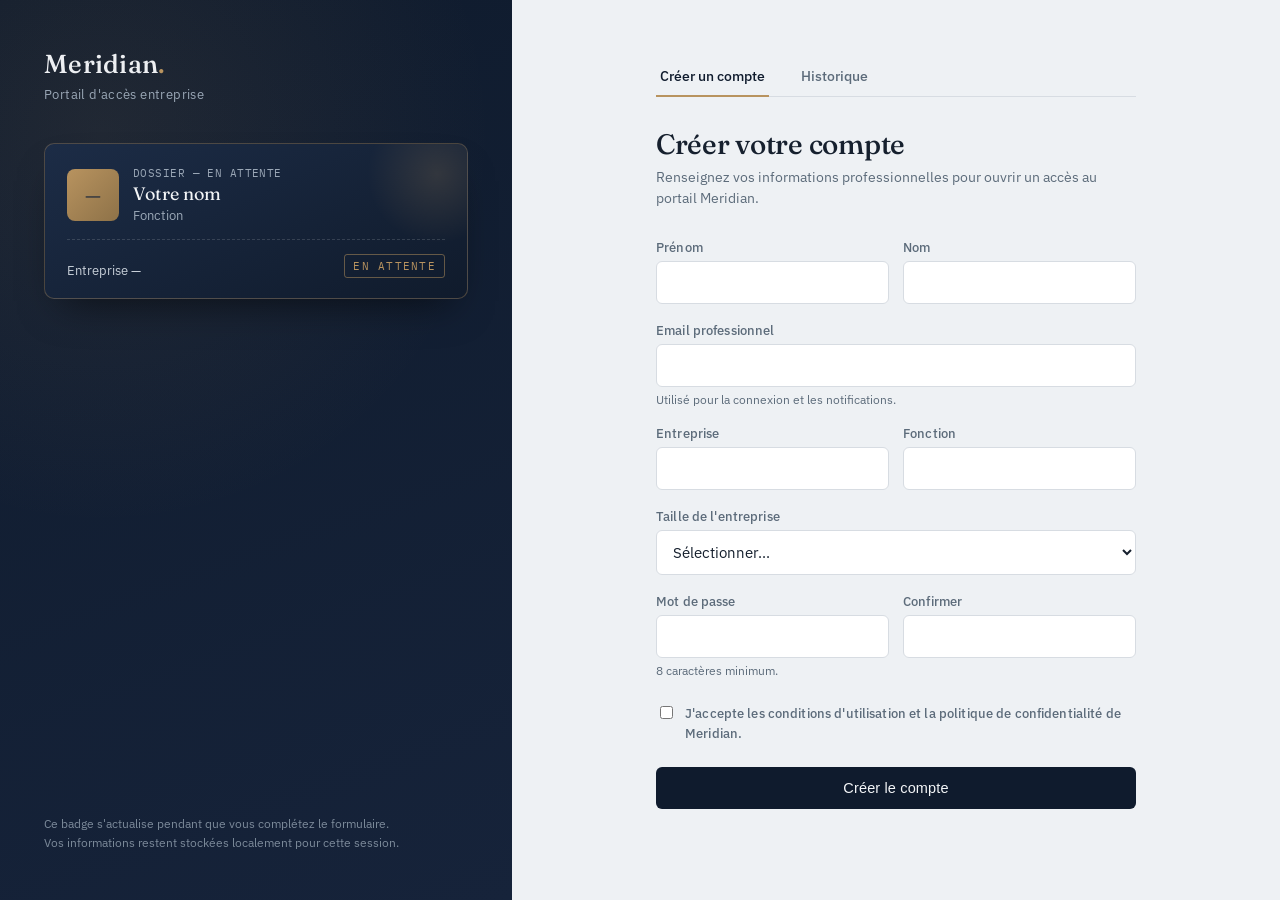
<file: index.html>
<!DOCTYPE html>
<html>
    <head>
      <meta charset="UTF-8">
      <meta name="viewport" content="width=device-width", initial-scale="1.0">
      <link href="./assets/css/styles.css" rel="stylesheet">
      <script src="./assets/script.js"></script>
      <link rel="preconnect" href="https://fonts.googleapis.com">
      <link href="https://fonts.googleapis.com/css2?family=Fraunces:opsz,wght@9..144,400;9..144,500;9..144,600&family=IBM+Plex+Sans:wght@400;500;600&family=IBM+Plex+Mono:wght@400;500&display=swap" rel="stylesheet">
    </head>
  <body>
    <main>

      
        <section>
            <div class="app">
            <div class="brand">
              <div class="brand-top">
                <div class="wordmark">Meridian<span>.</span></div>
                <div class="tag">Portail d'accès entreprise</div>

                <div class="badge">
                  <div class="badge-row">
                    <div class="avatar" id="avatarInit">—</div>
                    <div style="flex:1; min-width:0;">
                      <div class="badge-id" id="badgeId">DOSSIER — EN ATTENTE</div>
                      <div class="badge-name" id="badgeName">Votre nom</div>
                      <div class="badge-role" id="badgeRole">Fonction</div>
                    </div>
                  </div>
                  <div class="badge-meta">
                    <div class="badge-company" id="badgeCompany">Entreprise —</div>
                    <div class="stamp" id="badgeStamp">En attente</div>
                  </div>
                </div>
              </div>

              <div class="brand-bottom">
                Ce badge s'actualise pendant que vous complétez le formulaire.<br>
                Vos informations restent stockées localement pour cette session.
              </div>
            </div>

            <div class="content">
              <div class="card">
                <div class="tabs">
                  <div class="tab active" data-tab="form">Créer un compte</div>
                  <div class="tab" data-tab="history">Historique</div>
                </div>

                <!-- FORM VIEW -->
                <div id="view-form">
                  <h1>Créer votre compte</h1>
                  <p class="sub">Renseignez vos informations professionnelles pour ouvrir un accès au portail Meridian.</p>

                  <div class="confirm" id="confirmBox">
                    <div class="t">Compte créé avec succès</div>
                    <div class="d" id="confirmDetail"></div>
                  </div>

                  <form id="regForm" novalidate>
                    <div class="row">
                      <div class="field">
                        <label for="prenom">Prénom</label>
                        <input id="prenom" name="prenom" type="text" autocomplete="given-name" required>
                      </div>
                      <div class="field">
                        <label for="nom">Nom</label>
                        <input id="nom" name="nom" type="text" autocomplete="family-name" required>
                      </div>
                    </div>

                    <div class="field">
                      <label for="email">Email professionnel</label>
                      <input id="email" name="email" type="email" autocomplete="email" required>
                      <div class="hint" id="emailHint">Utilisé pour la connexion et les notifications.</div>
                    </div>

                    <div class="row">
                      <div class="field">
                        <label for="entreprise">Entreprise</label>
                        <input id="entreprise" name="entreprise" type="text" required>
                      </div>
                      <div class="field">
                        <label for="poste">Fonction</label>
                        <input id="poste" name="poste" type="text" required>
                      </div>
                    </div>

                    <div class="field">
                      <label for="taille">Taille de l'entreprise</label>
                      <select id="taille" name="taille" required>
                        <option value="">Sélectionner...</option>
                        <option value="1-10">1 – 10 employés</option>
                        <option value="11-50">11 – 50 employés</option>
                        <option value="51-200">51 – 200 employés</option>
                        <option value="201-1000">201 – 1000 employés</option>
                        <option value="1000+">1000+ employés</option>
                      </select>
                    </div>

                    <div class="row">
                      <div class="field">
                        <label for="motdepasse">Mot de passe</label>
                        <input id="motdepasse" name="motdepasse" type="password" autocomplete="new-password" required>
                        <div class="hint">8 caractères minimum.</div>
                      </div>
                      <div class="field">
                        <label for="confirmation">Confirmer</label>
                        <input id="confirmation" name="confirmation" type="password" autocomplete="new-password" required>
                        <div class="hint" id="matchHint"></div>
                      </div>
                    </div>

                    <label class="checkline">
                      <input type="checkbox" id="cgu" required>
                      <span>J'accepte les conditions d'utilisation et la politique de confidentialité de Meridian.</span>
                    </label>

                    <button class="primary" type="submit" id="submitBtn">Créer le compte</button>
                  </form>
                </div>

                <!-- HISTORY VIEW -->
                <div id="view-history" style="display:none;">
                  <div class="hist-top">
                    <div>
                      <h1 style="font-size:22px; margin-bottom:2px;">Historique des inscriptions</h1>
                      <p class="sub" style="margin-bottom:0;">Comptes créés depuis cet appareil.</p>
                    </div>
                    <button class="clear-all" id="clearAllBtn">Tout effacer</button>
                  </div>
                  <div id="historyContainer"><div class="hist-empty">Aucune inscription pour le moment.</div></div>
                </div>

              </div>
            </div>
          </div>
        </section>


    </main>
  </body>
</html>
</file>
<file: assets/css/styles.css>
:root{
    --ink:#0F1B2D;
    --panel:#16233A;
    --paper:#EEF1F4;
    --paper-2:#FFFFFF;
    --text:#16202E;
    --muted:#5C6B7A;
    --brass:#B8935F;
    --brass-dim:#8E7248;
    --line:#D7DCE2;
    --ok:#2F6F4E;
    --err:#A83B3B;
  }

  * { 
    box-sizing:border-box;
  }

  html,body {
    margin:0;
    padding:0;
    height:100%;
  }


  body{
    font-family:'IBM Plex Sans', system-ui, sans-serif;
    color:var(--text);
    background:var(--paper);
    min-height:100vh;
  }
  .app{
    display:flex;
    min-height:100vh;
    width:100%;
  }

  /* ---------- LEFT: brand / badge panel ---------- */
  .brand{
    position:relative;
    flex:0 0 40%;
    background:
      radial-gradient(circle at 20% 15%, rgba(184,147,95,0.10), transparent 45%),
      linear-gradient(160deg, var(--ink) 0%, var(--panel) 100%);
    color:#EDEFF2;
    padding:48px 44px;
    display:flex;
    flex-direction:column;
    justify-content:space-between;
    min-height:100vh;
  }
  .brand-top .wordmark{
    font-family:'Fraunces', serif;
    font-size:26px;
    font-weight:500;
    letter-spacing:0.01em;
  }
  .brand-top .wordmark span{color:var(--brass);}
  .brand-top .tag{
    margin-top:6px;
    font-size:13px;
    color:#9AA7B6;
    letter-spacing:0.03em;
  }

  .badge{
    margin-top:40px;
    background:linear-gradient(155deg,#1C2C46,#101B2C);
    border:1px solid rgba(184,147,95,0.35);
    border-radius:10px;
    padding:22px 22px 20px;
    position:relative;
    overflow:hidden;
    box-shadow:0 20px 40px -18px rgba(0,0,0,0.6);
  }
  .badge::before {
  content: ""; /* Obligatoire en CSS pour qu'un pseudo-élément s'affiche à l'écran, même s'il ne contient pas de texte */
  position: absolute; /* Extrait cet élément du flux normal pour le placer au millimètre près en haut à droite du conteneur parent (.badge) */
  top: -40px; /* Décale le rond lumineux de 40 pixels vers le haut, à l'extérieur de la zone visible du badge */
  right: -40px; /* Décale le rond lumineux de 40 pixels vers la droite, à l'extérieur également */
  width: 140px; /* Donne une largeur fixe de 140 pixels au carré virtuel qui va accueillir la lumière */
  height: 140px; /* Donne une hauteur fixe de 140 pixels pour former un carré parfait */
  background: radial-gradient(circle, rgba(184, 147, 95, 0.18), transparent 70%); /* Crée un rond lumineux doré très doux au centre (18% d'opacité) qui s'estompe progressivement vers une transparence totale à 70% de son rayon */
 }
 
  .badge-row {
    display:flex; 
    align-items:center; 
    gap:14px;
  }

  .avatar{
    width:52px; height:52px;
    border-radius:8px;
    background:linear-gradient(135deg, var(--brass), var(--brass-dim));
    display:flex; align-items:center; justify-content:center;
    font-family:'Fraunces', serif;
    font-size:19px; font-weight:600;
    color:#16233A;
    flex:0 0 auto;
    transition:all .25s ease;
  }
  .badge-id{
    font-family:'IBM Plex Mono', monospace;
    font-size:11px;
    color:#9AA7B6;
    letter-spacing:0.04em;
  }
  .badge-name{
    font-family:'Fraunces', serif;
    font-size:18px;
    margin-top:2px;
    color:#F3F5F7;
    min-height:22px;
  }
  .badge-role{
    font-size:12.5px;
    color:#9AA7B6;
    margin-top:2px;
    min-height:16px;
  }
  .badge-meta{
    margin-top:16px;
    padding-top:14px;
    border-top:1px dashed rgba(255,255,255,0.14);
    display:flex;
    justify-content:space-between;
    align-items:flex-end;
  }
  .badge-company{
    font-size:12.5px;
    color:#C7CFD8;
    min-height:16px;
  }
  .badge-company b{color:#F3F5F7; font-weight:600;}
  .stamp{
    font-family:'IBM Plex Mono', monospace;
    font-size:10.5px;
    letter-spacing:0.12em;
    padding:4px 8px;
    border-radius:3px;
    border:1px solid rgba(184,147,95,0.5);
    color:var(--brass);
    text-transform:uppercase;
    transition:all .3s ease;
  }
  .stamp.approved{
    color:#7FD8A6;
    border-color:rgba(127,216,166,0.5);
  }

  .brand-bottom{
    font-size:12px;
    color:#7C8A9A;
    line-height:1.6;
  }
  .brand-bottom a{color:#9AA7B6;}

  /* ---------- RIGHT: form panel ---------- */
  .content{
    flex:1;
    display:flex;
    justify-content:center;
    padding:56px 40px;
  }
  .card{
    width:100%;
    max-width:480px;
  }
  .tabs{
    display:flex;
    gap:2px;
    margin-bottom:30px;
    border-bottom:1px solid var(--line);
  }
  .tab{
    font-size:13.5px;
    font-weight:500;
    padding:10px 4px;
    margin-right:26px;
    color:var(--muted);
    cursor:pointer;
    border-bottom:2px solid transparent;
    transform:translateY(1px);
  }
  .tab.active{
    color:var(--ink);
    border-bottom-color:var(--brass);
  }

  h1{
    font-family:'Fraunces', serif;
    font-weight:500;
    font-size:28px;
    margin:0 0 6px;
    letter-spacing:-0.01em;
  }
  .sub{
    color:var(--muted);
    font-size:14px;
    margin:0 0 30px;
    line-height:1.5;
  }

  .row{display:flex; gap:14px;}
  .field{margin-bottom:18px; flex:1; min-width:0;}
  label{
    display:block;
    font-size:12.5px;
    font-weight:500;
    color:var(--muted);
    margin-bottom:6px;
    letter-spacing:0.01em;
  }
  input, select{
    width:100%;
    padding:11px 12px;
    font-family:'IBM Plex Sans', sans-serif;
    font-size:14.5px;
    border:1px solid var(--line);
    border-radius:6px;
    background:var(--paper-2);
    color:var(--text);
    outline:none;
    transition:border-color .15s ease, box-shadow .15s ease;
  }
  input:focus, select:focus{
    border-color:var(--brass);
    box-shadow:0 0 0 3px rgba(184,147,95,0.15);
  }
  input.err{border-color:var(--err);}
  .hint{font-size:11.5px; color:var(--muted); margin-top:5px;}
  .hint.err{color:var(--err);}

  .checkline{
    display:flex;
    align-items:flex-start;
    gap:9px;
    font-size:13px;
    color:var(--muted);
    margin:8px 0 24px;
    line-height:1.5;
  }
  .checkline input{width:auto; margin-top:2px;}

  button.primary{
    width:100%;
    padding:13px;
    background:var(--ink);
    color:#F3F5F7;
    border:none;
    border-radius:6px;
    font-size:14.5px;
    font-weight:500;
    cursor:pointer;
    letter-spacing:0.01em;
    transition:background .15s ease, transform .1s ease;
  }
  button.primary:hover{background:#1C2C46;}
  button.primary:active{transform:translateY(1px);}
  button.primary:disabled{opacity:0.55; cursor:not-allowed;}

  .confirm{
    display:none;
    padding:20px;
    border:1px solid rgba(47,111,78,0.3);
    background:rgba(47,111,78,0.06);
    border-radius:8px;
    margin-bottom:22px;
  }
  .confirm.show{display:block;}
  .confirm .t{font-weight:600; color:var(--ok); font-size:14px; margin-bottom:4px;}
  .confirm .d{font-size:13px; color:var(--muted); line-height:1.5;}

  /* history table */
  .hist-empty{
    color:var(--muted);
    font-size:14px;
    padding:30px 0;
    border:1px dashed var(--line);
    border-radius:8px;
    text-align:center;
  }
  table{width:100%; border-collapse:collapse; font-size:13.5px;}
  thead th{
    text-align:left;
    font-size:11.5px;
    text-transform:uppercase;
    letter-spacing:0.04em;
    color:var(--muted);
    font-weight:500;
    padding:0 10px 8px;
    border-bottom:1px solid var(--line);
  }
  tbody td{
    padding:12px 10px;
    border-bottom:1px solid var(--line);
    vertical-align:top;
  }
  tbody tr:last-child td{border-bottom:none;}
  .name-cell{font-weight:500;}
  .sub-cell{color:var(--muted); font-size:12px; margin-top:2px;}
  .del{
    background:none; border:none; color:var(--muted);
    cursor:pointer; font-size:12px; text-decoration:underline;
    padding:0;
  }
  .del:hover{color:var(--err);}
  .hist-top{
    display:flex; justify-content:space-between; align-items:center; margin-bottom:16px;
  }
  .clear-all{
    background:none; border:1px solid var(--line); color:var(--muted);
    font-size:12px; padding:6px 10px; border-radius:5px; cursor:pointer;
  }
  .clear-all:hover{border-color:var(--err); color:var(--err);}

  @media (max-width:820px){
    .app{flex-direction:column;}
    .brand{flex:none; min-height:auto; padding:32px 26px;}
    .content{padding:36px 22px;}
  }

  @media (prefers-reduced-motion: reduce){
    *{transition:none !important;}
  }
</file>
